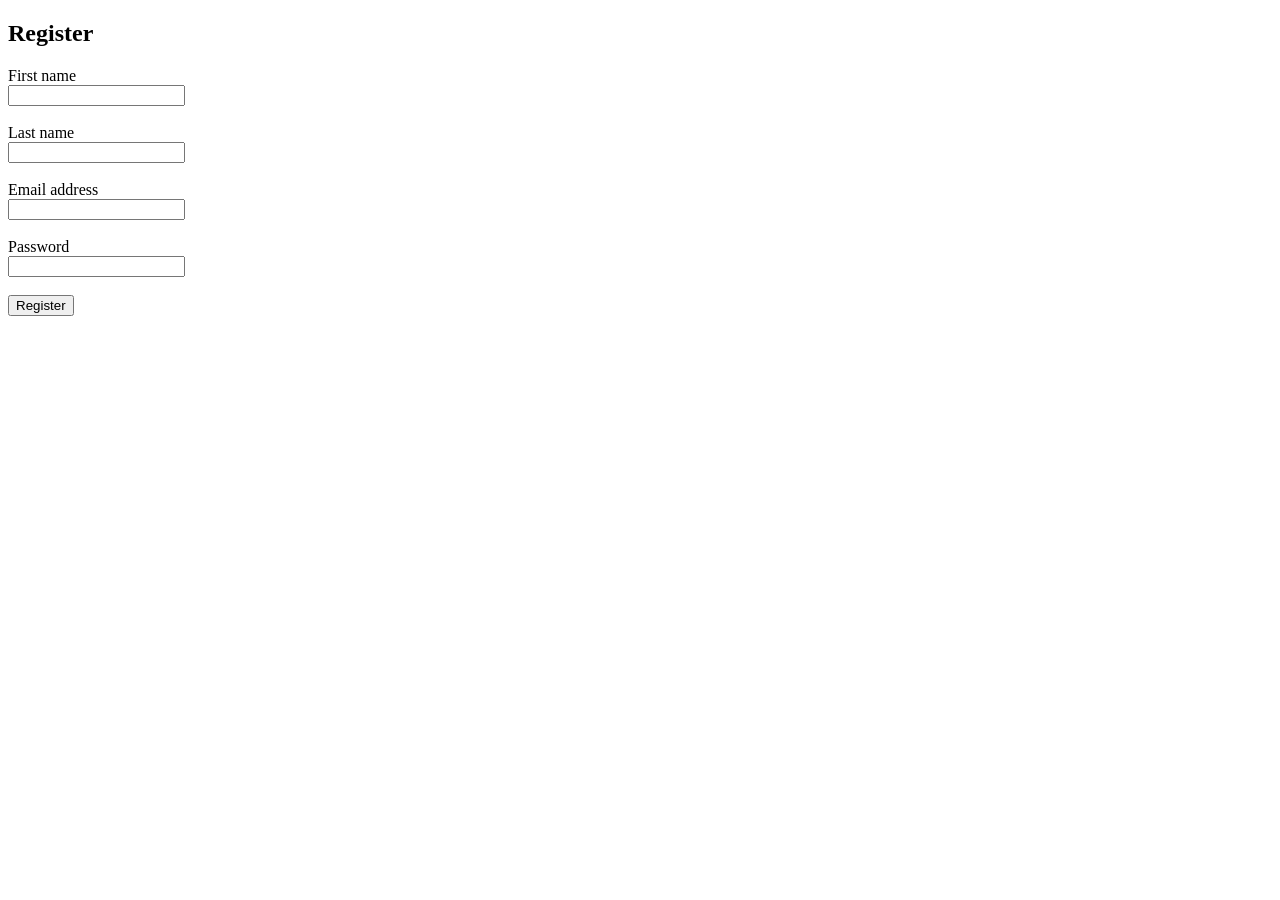
<file: Form,selectors/task3.html>
<!DOCTYPE html>
<html>
<head>
    <title>task</title>
</head>
<body>

    <h2>Register</h2>

    <form>
        <label>First name</label><br>
        <input type="text"><br><br>

        <label>Last name</label><br>
        <input type="text"><br><br>

        <label>Email address</label><br>
        <input type="email"><br><br>

        <label>Password</label><br>
        <input type="password"> <br><br>

        <button type="submit">Register</button>
    </form>
</body>
</html>
</file>
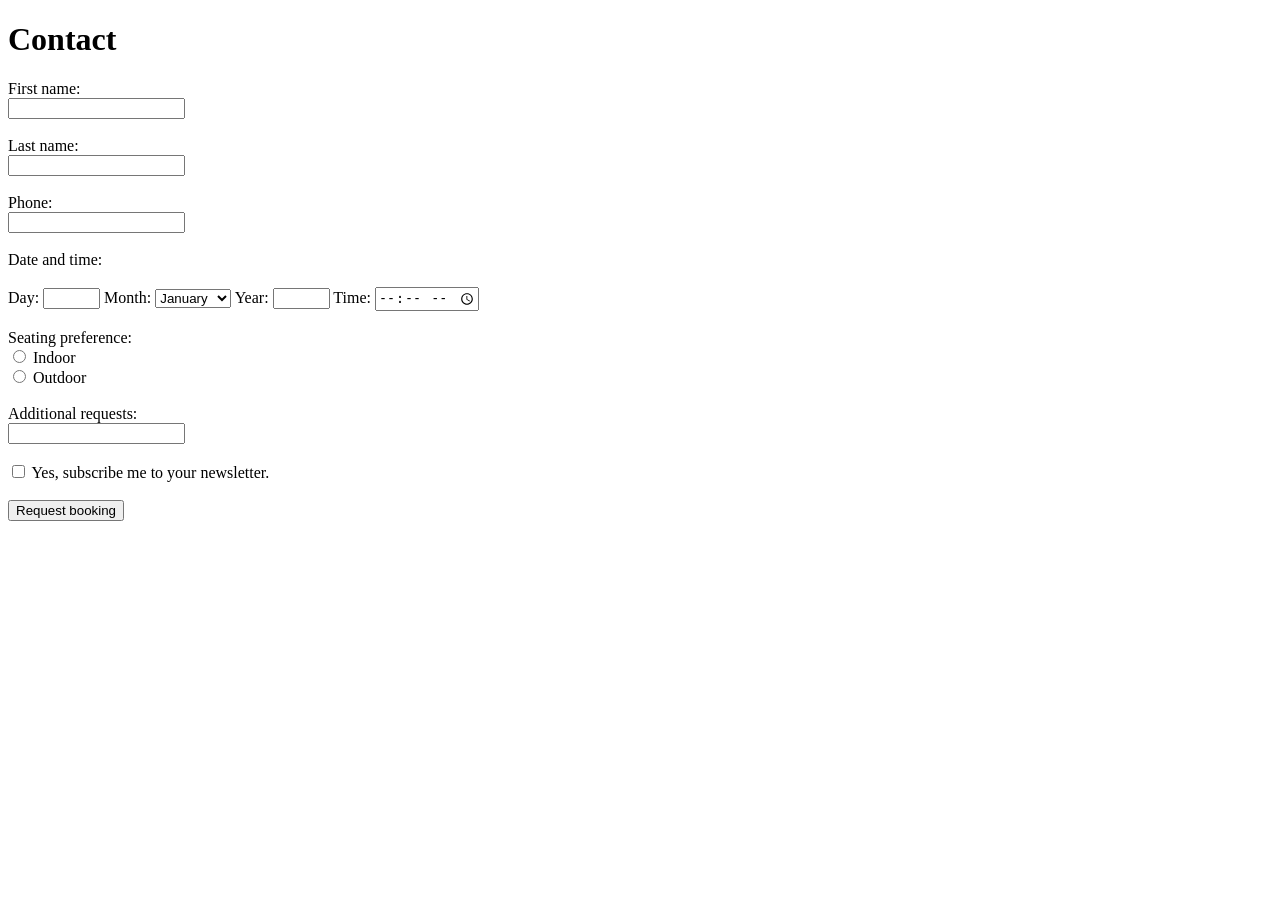
<file: Form,selectors/task4.html>
<!DOCTYPE html>
<html>
<head>
    <title>Contact</title>
</head>
<body>

    <h1>Contact</h1>

    <form>

        <label>First name:<br> <input type="text"> </label><br><br>

        <label>Last name:<br>  <input type="text"> </label><br><br>

        <label>Phone:<br>  <input type="text"> </label><br><br>

        <label>Date and time:</label><br><br>

        <label>Day: <input type="text" size="5">  </label>

        <label>Month:
            <select>
                <option>January</option>
                <option>February</option>
                <option>March</option>
            </select>
        </label>

        <label>Year: <input type="text" size="5">  </label>

        <label>Time: <input type="time">  </label>

        <br><br>
        <label>Seating preference:</label><br>
        <label> <input type="radio" name="seat"> Indoor </label><br>
        <label> <input type="radio" name="seat"> Outdoor </label><br><br>

        <label>Additional requests:<br> <input type="text"> </label><br><br>

        <label>
            <input type="checkbox"> Yes, subscribe me to your newsletter. </label><br><br>

        <button type="submit">Request booking</button>
    </form>
</body>
</html>
</file>
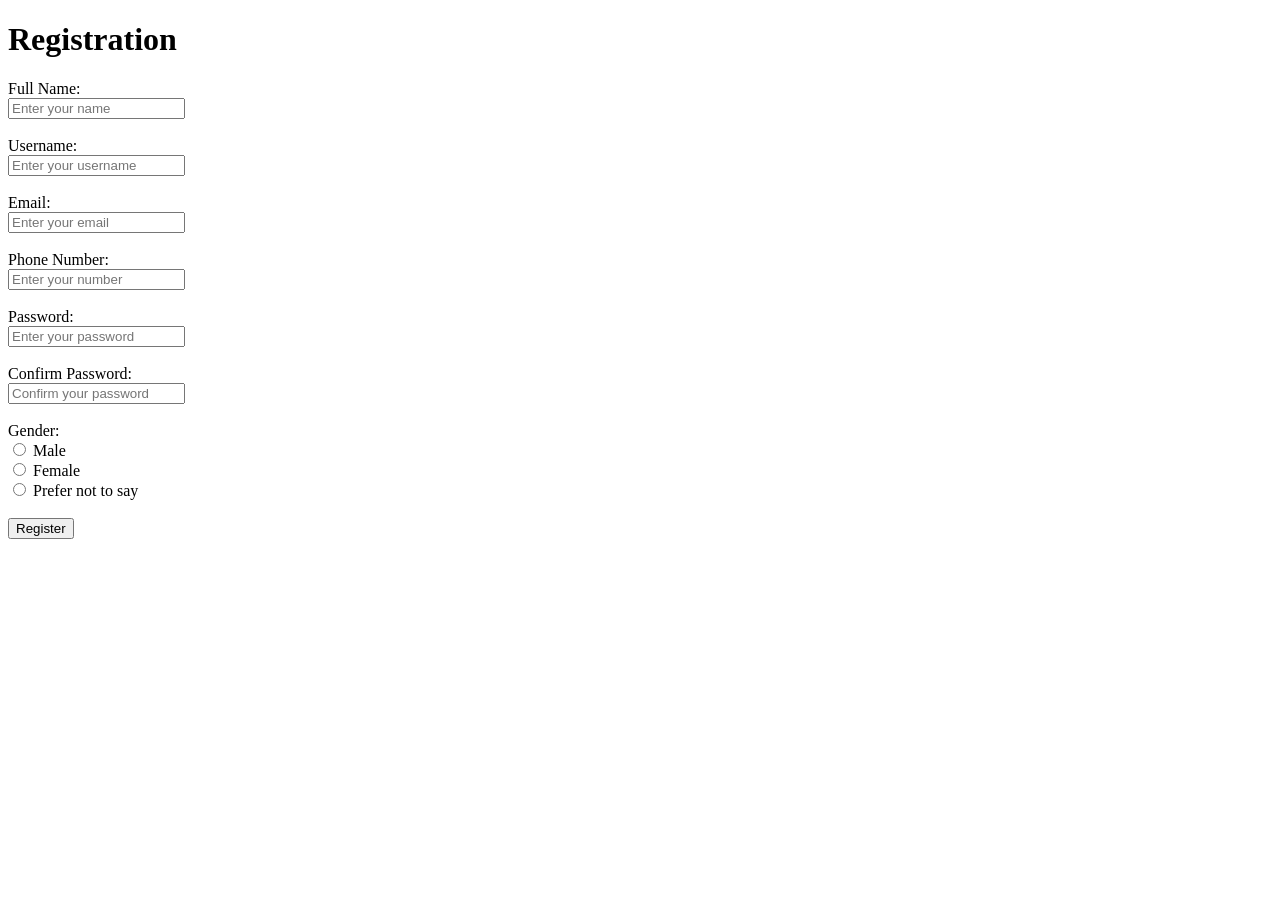
<file: Form,selectors/task5.html>
<!DOCTYPE html>
<html>
<head>
    <title>task5</title>
</head>
<body>

<h1>Registration</h1>

<form>

    <label>Full Name:<br>
        <input type="text" placeholder="Enter your name">
    </label><br><br>

    <label>Username:<br>
        <input type="text" placeholder="Enter your username">
    </label><br><br>

    <label>Email:<br>
        <input type="email" placeholder="Enter your email">
    </label><br><br>

    <label>Phone Number:<br>
        <input type="text" placeholder="Enter your number">
    </label><br><br>

    <label>Password:<br>
        <input type="password" placeholder="Enter your password">
    </label><br><br>

    <label>Confirm Password:<br>
        <input type="password" placeholder="Confirm your password">
    </label><br><br>

    <label>Gender:</label><br>

    <label>
        <input type="radio" name="gender"> Male
    </label><br>

    <label>
        <input type="radio" name="gender"> Female
    </label><br>

    <label>
        <input type="radio" name="gender"> Prefer not to say
    </label><br><br>

    <button type="submit">Register</button>

</form>

</body>
</html>
</file>
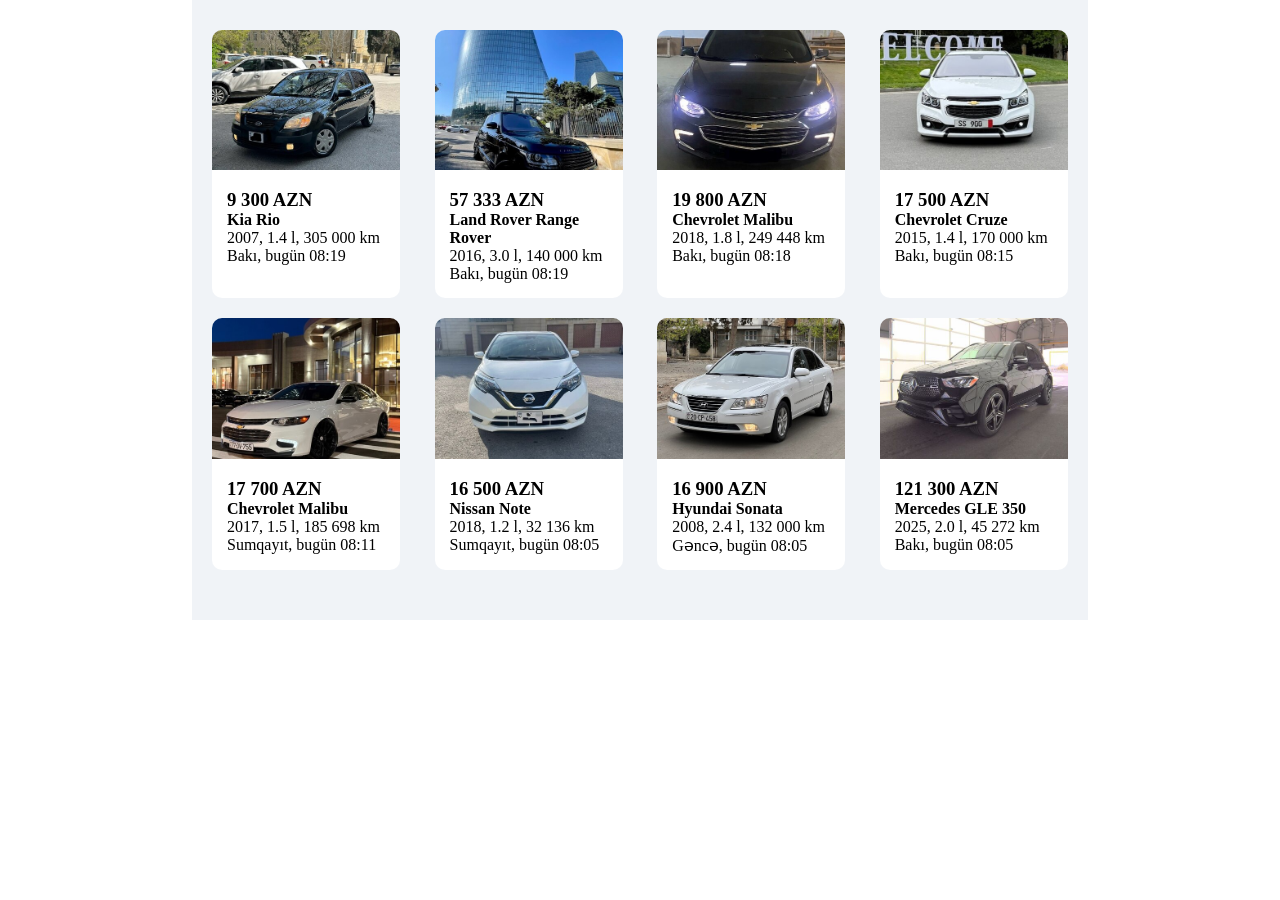
<file: turbo az/turbo_az.html>
<!DOCTYPE html>
<html lang="en">

<head>
    <meta charset="UTF-8">
    <meta name="viewport" content="width=device-width, initial-scale=1.0">
    <title>Document</title>
    <link rel="stylesheet" href="./style.css">
</head>

<body>
    <div class="container">
        <div class="car-item">
            <div class="car-item_photo">
                <img src="./assets/Kia rio.jpg" alt="kia">
            </div>
            <div class="car-item_content">
                <h3>9 300 AZN</h3>
                <h4>Kia Rio</h4>
                <span>2007, 1.4 l, 305 000 km </span>
                <p>Bakı, bugün 08:19</p>
            </div>
        </div>

        <div class="car-item">
            <div class="car-item_photo">
                <img src="./assets/RR.jpg" alt="rover">
            </div>
            <div class="car-item_content">
                <h3>57 333 AZN</h3>
                <h4>Land Rover Range Rover</h4>
                <span>2016, 3.0 l, 140 000 km </span>
                <p>Bakı, bugün 08:19</p>
            </div>
        </div>

        <div class="car-item">
            <div class="car-item_photo">
                <img src="./assets/Malibu.jpg" alt="malibu">
            </div>
            <div class="car-item_content">
                <h3>19 800 AZN</h3>
                <h4>Chevrolet Malibu</h4>
                <span>2018, 1.8 l, 249 448 km </span>
                <p>Bakı, bugün 08:18</p>
            </div>
        </div>

        <div class="car-item">
            <div class="car-item_photo">
                <img src="./assets/Cruze.jpg" alt="cruze">
            </div>
            <div class="car-item_content">
                <h3>17 500 AZN</h3>
                <h4>Chevrolet Cruze</h4>
                <span>2015, 1.4 l, 170 000 km </span>
                <p>Bakı, bugün 08:15</p>
            </div>
        </div>

        <div class="car-item">
            <div class="car-item_photo">
                <img src="./assets/Malibu Ag.jpg" alt="malibu">
            </div>
            <div class="car-item_content">
                <h3>17 700 AZN</h3>
                <h4>Chevrolet Malibu</h4>
                <span>2017, 1.5 l, 185 698 km </span>
                <p>Sumqayıt, bugün 08:11</p>
            </div>
        </div>

        <div class="car-item">
            <div class="car-item_photo">
                <img src="./assets/Nissan.jpg" alt="nissan">
            </div>
            <div class="car-item_content">
                <h3>16 500 AZN</h3>
                <h4>Nissan Note</h4>
                <span>2018, 1.2 l, 32 136 km </span>
                <p>Sumqayıt, bugün 08:05</p>
            </div>
        </div>

        <div class="car-item">
            <div class="car-item_photo">
                <img src="./assets/Sonata.jpg" alt="sonata">
            </div>
            <div class="car-item_content">
                <h3>16 900 AZN</h3>
                <h4>Hyundai Sonata</h4>
                <span>2008, 2.4 l, 132 000 km </span>
                <p>Gəncə, bugün 08:05</p>
            </div>
        </div>

        <div class="car-item">
            <div class="car-item_photo">
                <img src="./assets/Mersedes.jpg" alt="mercedes">
            </div>
            <div class="car-item_content">
                <h3>121 300 AZN</h3>
                <h4>Mercedes GLE 350</h4>
                <span>2025, 2.0 l, 45 272 km </span>
                <p>Bakı, bugün 08:05</p>
            </div>
        </div>
    </div>
</body>

</html>
</file>
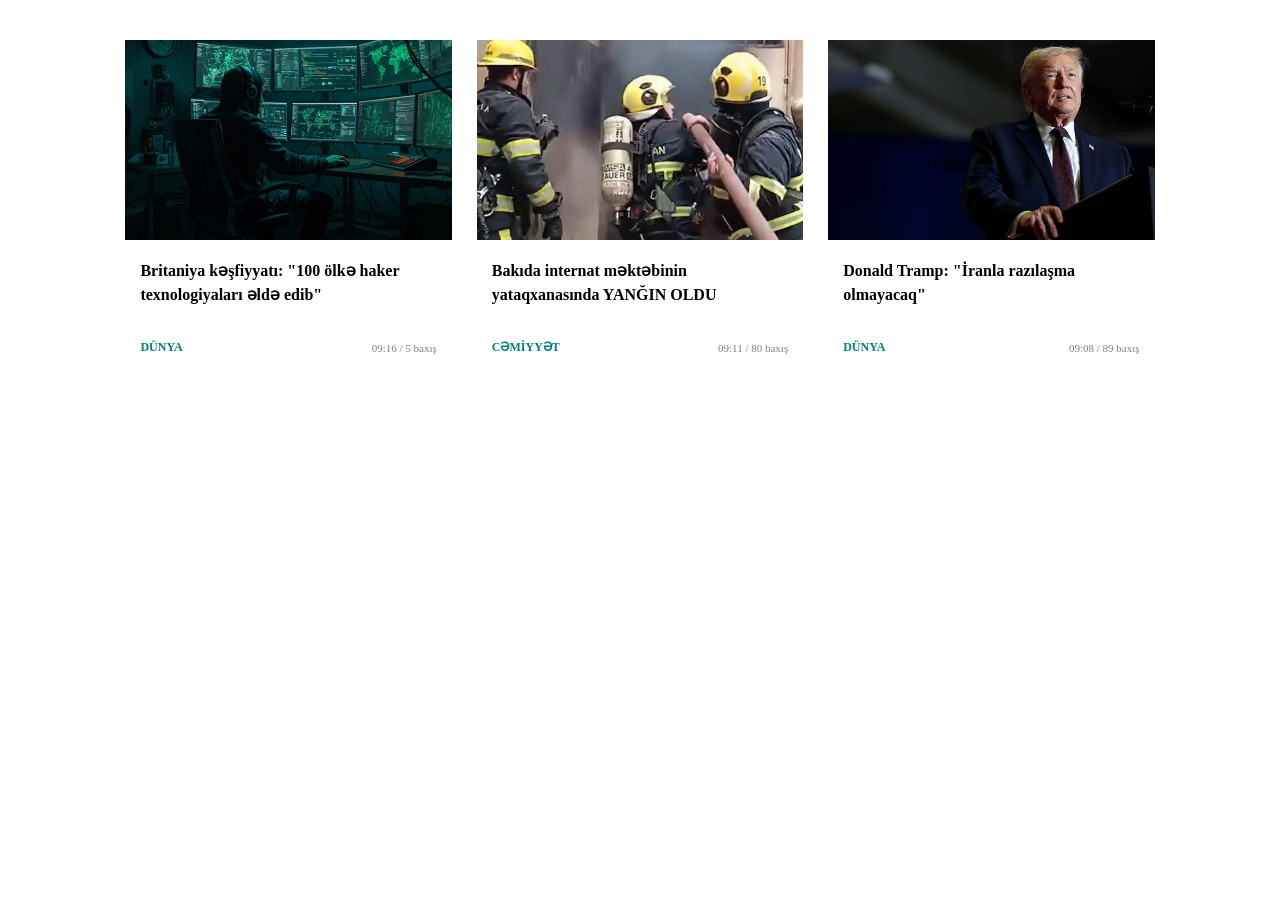
<file: turbo az,oxu az/Oxu az/oxu_az.html>
<!DOCTYPE html>
<html lang="en">

<head>
    <meta charset="UTF-8">
    <meta name="viewport" content="width=device-width, initial-scale=1.0">
    <title>Oxu.az</title>
    <link rel="stylesheet" href="./assets/style.css">
</head>

<body>
    <div class="container">
        <div class="news-card">
            <div class="news-image">
                <img src="./assets/1ci sekil.webp" alt="news">
            </div>

            <div class="news-body">
                <h4>Britaniya kəşfiyyatı: "100 ölkə haker texnologiyaları əldə edib"</h4>
                <div class="news-info">
                    <span class="news-category">DÜNYA</span>
                    <p class="news-meta">09:16 / 5 baxış</p>
                </div>
            </div>
        </div>

        <div class="news-card">
            <div class="news-image">
                <img src="./assets/2-ci sekil.webp" alt="news">
            </div>

            <div class="news-body">
                <h4>Bakıda internat məktəbinin yataqxanasında YANĞIN OLDU</h4>
                <div class="news-info">
                    <span class="news-category">CƏMİYYƏT</span>
                    <p class="news-meta">09:11 / 80 baxış</p>
                </div>
            </div>
        </div>

        <div class="news-card">
            <div class="news-image">
                <img src="./assets/3-cu sekil.webp" alt="news">
            </div>

            <div class="news-body">
                <h4>Donald Tramp: "İranla razılaşma olmayacaq"</h4>
                <div class="news-info">
                    <span class="news-category">DÜNYA</span>
                    <p class="news-meta">09:08 / 89 baxış</p>
                </div>
            </div>
        </div>
    </div>
</body>

</html>
</file>
<file: turbo az/style.css>
*{
    margin: 0;
    padding: 0;
    box-sizing: border-box;
}

.container{
    background-color: #f0f3f7;
    width: 70%;
    margin: 0 auto;
    padding: 30px 20px;
    display: flex;
    flex-wrap: wrap;
    justify-content: space-between;
}

.container .car-item{
    width: 22%;
    background-color: white;
    border-radius: 10px;
    margin-bottom: 20px; 
}

.container .car-item img{
    max-width: 100%;
    height: auto;
    border-top-left-radius: 10px;
    border-top-right-radius: 10px;
}

.container .car-item .car-item_content{
    padding: 15px;
}
</file>
<file: turbo az,oxu az/Oxu az/assets/style.css>
* {
    margin: 0;
    padding: 0;
    box-sizing: border-box;
}

body {
    background-color: white; 
}

.container {
    width: 85%;
    margin: 40px auto;
    display: flex;
    flex-wrap: wrap;
    gap: 25px;
    justify-content: center;
}

.news-card {
    width: 30%;
    background-color: white;
    border-radius: 8px;
}

.news-image img {
    width: 100%;
    height: 200px;
}

.news-body {
    padding: 15px;
}

.news-body h4 {
    font-size: 16px;
    color: black;
    line-height: 1.5;
    margin-bottom: 20px;
    height: 50px; 
}

.news-info {
    display: flex;
    justify-content: space-between;
    align-items: center;
    border-top: 1px solid white;
    padding-top: 10px;
}

.news-category {
    color: teal;
    font-weight: bold;
    font-size: 12px;
}

.news-meta {
    font-size: 11px;
    color: gray;
}
</file>
